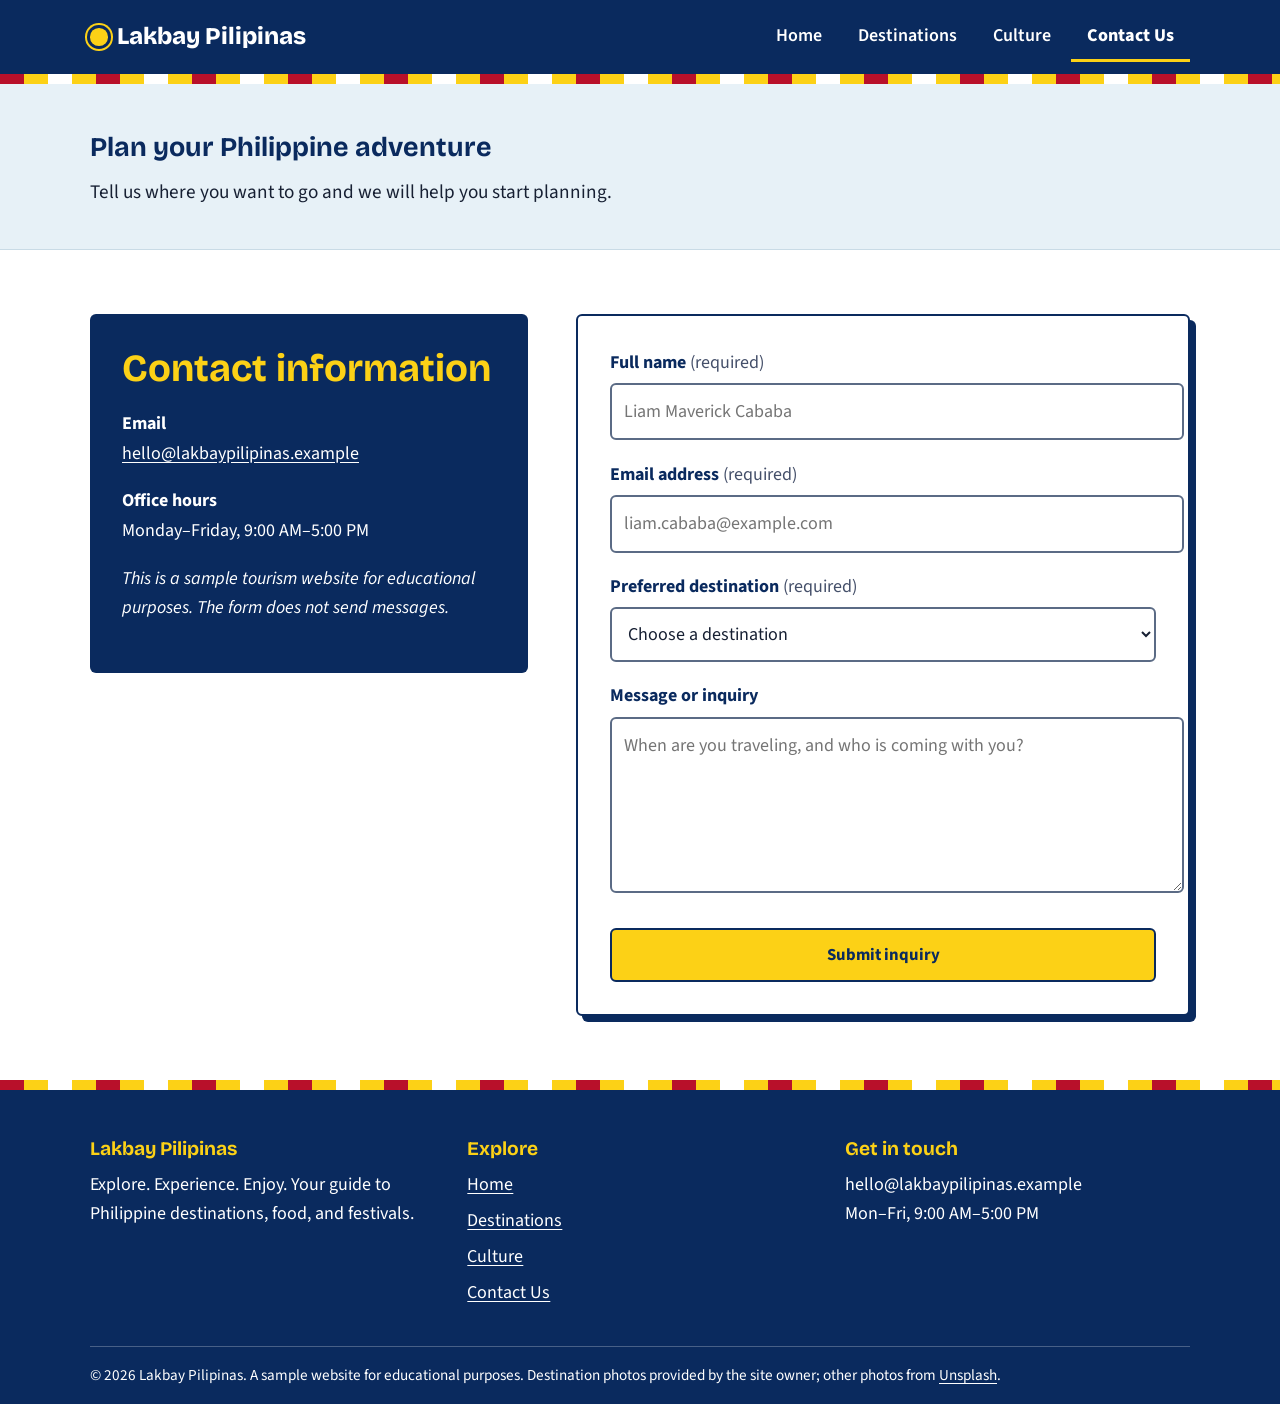
<file: contact.html>
<!DOCTYPE html>
<html lang="en">
<head>
    <meta charset="UTF-8">
    <meta name="viewport" content="width=device-width, initial-scale=1.0">
    <title>Plan a Philippines Trip | Lakbay Pilipinas</title>
    <meta name="description" content="Start planning a trip to the Philippines and explore travel ideas for Boracay, El Nido, Bohol, and more.">
    <link rel="canonical" href="https://maverick-boo.github.io/justsamples/contact.html">
    <meta property="og:type" content="website">
    <meta property="og:title" content="Plan a Philippines Trip | Lakbay Pilipinas">
    <meta property="og:description" content="Start planning a trip to the Philippines and explore travel ideas for Boracay, El Nido, Bohol, and more.">
    <meta property="og:url" content="https://maverick-boo.github.io/justsamples/contact.html">
    <link rel="preconnect" href="https://fonts.googleapis.com">
    <link rel="preconnect" href="https://fonts.gstatic.com" crossorigin>
    <link rel="stylesheet" href="https://fonts.googleapis.com/css2?family=Bricolage+Grotesque:wght@600;800&family=Source+Sans+3:wght@400;600;700&display=swap">
    <link rel="stylesheet" href="style.css">
    <script src="script.js" defer></script>
</head>
<body>
    <a class="skip-link" href="#main">Skip to main content</a>

    <header class="site-header">
        <div class="header-inner">
            <a class="brand" href="index.html"><span class="brand-sun" aria-hidden="true"></span>Lakbay Pilipinas</a>
            <nav aria-label="Main navigation">
            <ul>
                <li><a href="index.html">Home</a></li>
                <li><a href="destinations.html">Destinations</a></li>
                <li><a href="culture.html">Culture</a></li>
                <li><a href="contact.html" aria-current="page">Contact Us</a></li>
            </ul>
            </nav>
        </div>
        <div class="banig" aria-hidden="true"></div>
    </header>

    <main id="main">
        <section class="page-title">
            <div class="wrap">
                <h1>Plan your Philippine adventure</h1>
                <p>Tell us where you want to go and we will help you start planning.</p>
            </div>
        </section>

        <section class="section">
            <div class="wrap contact-layout">
                <div class="contact-details">
                    <h2>Contact information</h2>
                    <p><strong>Email</strong><br><a href="mailto:hello@lakbaypilipinas.example">hello@lakbaypilipinas.example</a></p>
                    <p><strong>Office hours</strong><br>Monday&ndash;Friday, 9:00 AM&ndash;5:00 PM</p>
                    <p><em>This is a sample tourism website for educational purposes. The form does not send messages.</em></p>
                </div>

                <form action="#" method="post">
                    <label for="fullname">Full name <span class="hint">(required)</span></label>
                    <input type="text" id="fullname" name="fullname" placeholder="Liam Maverick Cababa" autocomplete="name" required>

                    <label for="email">Email address <span class="hint">(required)</span></label>
                    <input type="email" id="email" name="email" placeholder="liam.cababa@example.com" autocomplete="email" required>

                    <label for="destination">Preferred destination <span class="hint">(required)</span></label>
                    <select id="destination" name="destination" required>
                        <option value="">Choose a destination</option>
                        <option value="Boracay">Boracay, Aklan</option>
                        <option value="El Nido">El Nido, Palawan</option>
                        <option value="Chocolate Hills">Chocolate Hills, Bohol</option>
                        <option value="Banaue">Banaue Rice Terraces, Ifugao</option>
                        <option value="Other">Other destination</option>
                    </select>

                    <label for="message">Message or inquiry</label>
                    <textarea id="message" name="message" rows="5" placeholder="When are you traveling, and who is coming with you?"></textarea>

                    <button type="submit">Submit inquiry</button>
                    <p id="form-status" class="form-status" role="status" tabindex="-1" hidden></p>
                </form>
            </div>
        </section>
    </main>

    <footer class="site-footer">
        <div class="banig" aria-hidden="true"></div>
        <div class="wrap">
            <div class="footer-inner">
                <div>
                    <h2>Lakbay Pilipinas</h2>
                    <p>Explore. Experience. Enjoy. Your guide to Philippine destinations, food, and festivals.</p>
                </div>
                <div>
                    <h2>Explore</h2>
                    <ul>
                <li><a href="index.html">Home</a></li>
                <li><a href="destinations.html">Destinations</a></li>
                <li><a href="culture.html">Culture</a></li>
                <li><a href="contact.html">Contact Us</a></li>
                    </ul>
                </div>
                <div>
                    <h2>Get in touch</h2>
                    <p>hello@lakbaypilipinas.example<br>Mon&ndash;Fri, 9:00 AM&ndash;5:00 PM</p>
                </div>
            </div>
            <div class="copyright">
                <p>&copy; 2026 Lakbay Pilipinas. A sample website for educational purposes. Destination photos provided by the site owner; other photos from <a href="https://unsplash.com">Unsplash</a>.</p>
            </div>
        </div>
    </footer>
</body>
</html>
</file>
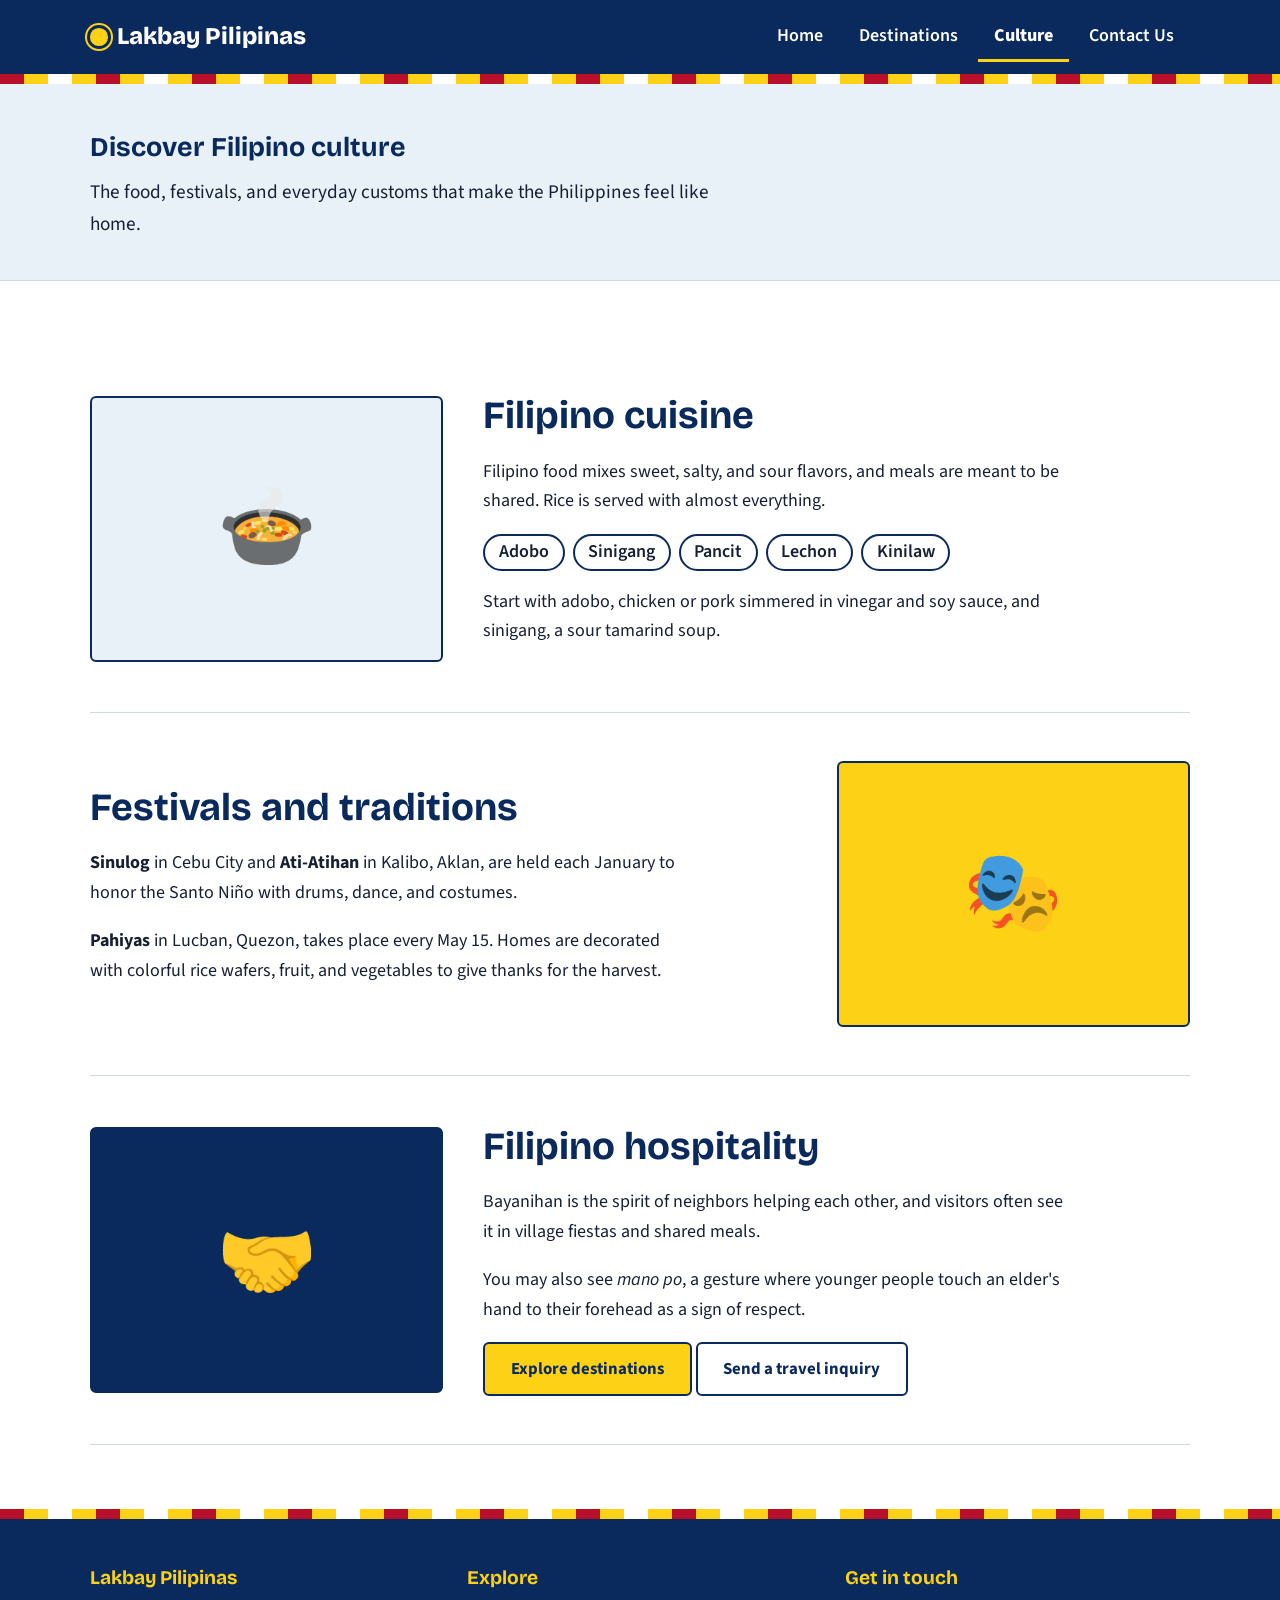
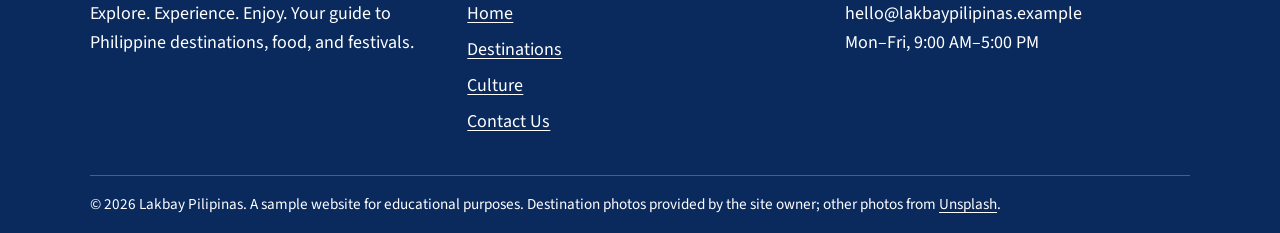
<file: culture.html>
<!DOCTYPE html>
<html lang="en">
<head>
    <meta charset="UTF-8">
    <meta name="viewport" content="width=device-width, initial-scale=1.0">
    <title>Filipino Culture, Food &amp; Festivals | Lakbay Pilipinas</title>
    <meta name="description" content="Learn about Filipino food, festivals, and traditions with this introduction to the culture of the Philippines.">
    <link rel="canonical" href="https://maverick-boo.github.io/justsamples/culture.html">
    <meta property="og:type" content="website">
    <meta property="og:title" content="Filipino Culture, Food &amp; Festivals | Lakbay Pilipinas">
    <meta property="og:description" content="Learn about Filipino food, festivals, and traditions with this introduction to the culture of the Philippines.">
    <meta property="og:url" content="https://maverick-boo.github.io/justsamples/culture.html">
    <link rel="preconnect" href="https://fonts.googleapis.com">
    <link rel="preconnect" href="https://fonts.gstatic.com" crossorigin>
    <link rel="stylesheet" href="https://fonts.googleapis.com/css2?family=Bricolage+Grotesque:wght@600;800&family=Source+Sans+3:wght@400;600;700&display=swap">
    <link rel="stylesheet" href="style.css">
    <script src="script.js" defer></script>
</head>
<body>
    <a class="skip-link" href="#main">Skip to main content</a>

    <header class="site-header">
        <div class="header-inner">
            <a class="brand" href="index.html"><span class="brand-sun" aria-hidden="true"></span>Lakbay Pilipinas</a>
            <nav aria-label="Main navigation">
            <ul>
                <li><a href="index.html">Home</a></li>
                <li><a href="destinations.html">Destinations</a></li>
                <li><a href="culture.html" aria-current="page">Culture</a></li>
                <li><a href="contact.html">Contact Us</a></li>
            </ul>
            </nav>
        </div>
        <div class="banig" aria-hidden="true"></div>
    </header>

    <main id="main">
        <section class="page-title">
            <div class="wrap">
                <h1>Discover Filipino culture</h1>
                <p>The food, festivals, and everyday customs that make the Philippines feel like home.</p>
            </div>
        </section>

        <section class="section">
            <div class="wrap">
            <article class="culture-row reveal">
                <div class="culture-visual" role="img" aria-label="Filipino cuisine illustration"><span aria-hidden="true">&#127858;</span></div>
                <div>
                    <h2>Filipino cuisine</h2>
                    <p>Filipino food mixes sweet, salty, and sour flavors, and meals are meant to be shared. Rice is served with almost everything.</p>
                    <ul class="dish-list"><li>Adobo</li><li>Sinigang</li><li>Pancit</li><li>Lechon</li><li>Kinilaw</li></ul>
                    <p>Start with adobo, chicken or pork simmered in vinegar and soy sauce, and sinigang, a sour tamarind soup.</p>

                </div>
            </article>
            <article class="culture-row reveal">
                <div class="culture-visual" role="img" aria-label="Festivals and traditions illustration"><span aria-hidden="true">&#127917;</span></div>
                <div>
                    <h2>Festivals and traditions</h2>
                    <p><strong>Sinulog</strong> in Cebu City and <strong>Ati-Atihan</strong> in Kalibo, Aklan, are held each January to honor the Santo Ni&ntilde;o with drums, dance, and costumes.</p>
                    <p><strong>Pahiyas</strong> in Lucban, Quezon, takes place every May 15. Homes are decorated with colorful rice wafers, fruit, and vegetables to give thanks for the harvest.</p>

                </div>
            </article>
            <article class="culture-row reveal">
                <div class="culture-visual" role="img" aria-label="Filipino hospitality illustration"><span aria-hidden="true">&#129309;</span></div>
                <div>
                    <h2>Filipino hospitality</h2>
                    <p>Bayanihan is the spirit of neighbors helping each other, and visitors often see it in village fiestas and shared meals.</p>
                    <p>You may also see <em>mano po</em>, a gesture where younger people touch an elder's hand to their forehead as a sign of respect.</p>
                    <a class="button" href="destinations.html">Explore destinations</a> <a class="button button-outline" href="contact.html">Send a travel inquiry</a>
                </div>
            </article>
            </div>
        </section>
    </main>

    <footer class="site-footer">
        <div class="banig" aria-hidden="true"></div>
        <div class="wrap">
            <div class="footer-inner">
                <div>
                    <h2>Lakbay Pilipinas</h2>
                    <p>Explore. Experience. Enjoy. Your guide to Philippine destinations, food, and festivals.</p>
                </div>
                <div>
                    <h2>Explore</h2>
                    <ul>
                <li><a href="index.html">Home</a></li>
                <li><a href="destinations.html">Destinations</a></li>
                <li><a href="culture.html">Culture</a></li>
                <li><a href="contact.html">Contact Us</a></li>
                    </ul>
                </div>
                <div>
                    <h2>Get in touch</h2>
                    <p>hello@lakbaypilipinas.example<br>Mon&ndash;Fri, 9:00 AM&ndash;5:00 PM</p>
                </div>
            </div>
            <div class="copyright">
                <p>&copy; 2026 Lakbay Pilipinas. A sample website for educational purposes. Destination photos provided by the site owner; other photos from <a href="https://unsplash.com">Unsplash</a>.</p>
            </div>
        </div>
    </footer>
</body>
</html>
</file>
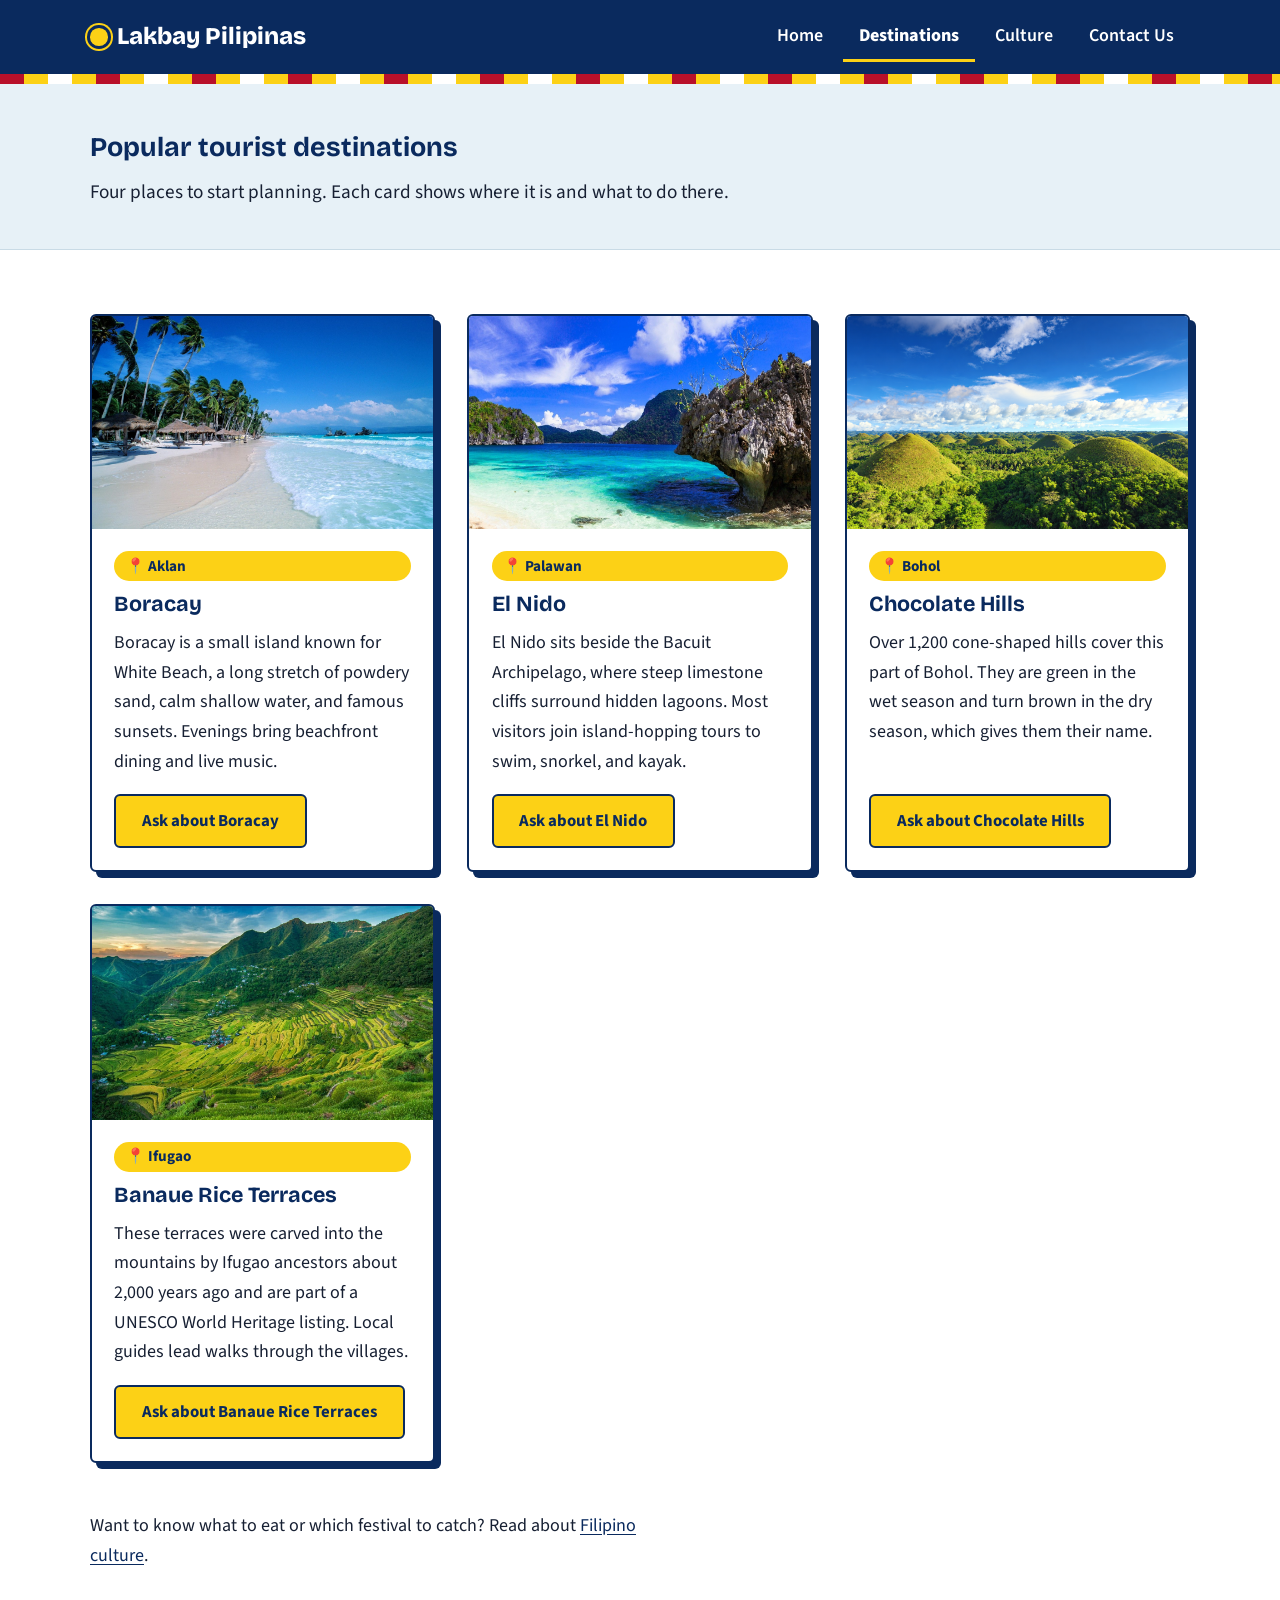
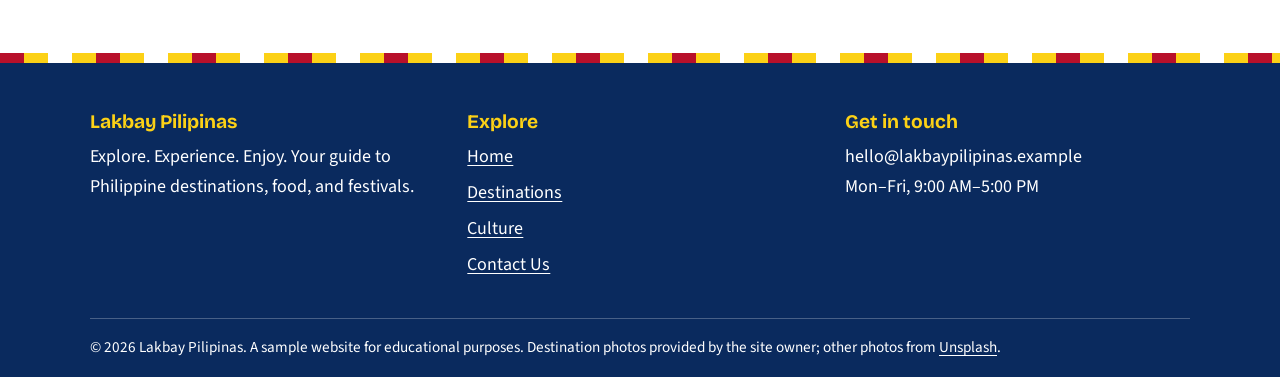
<file: destinations.html>
<!DOCTYPE html>
<html lang="en">
<head>
    <meta charset="UTF-8">
    <meta name="viewport" content="width=device-width, initial-scale=1.0">
    <title>Philippines Travel Destinations | Lakbay Pilipinas</title>
    <meta name="description" content="Discover popular places to visit in the Philippines, including Boracay, El Nido, and Bohol's Chocolate Hills.">
    <link rel="canonical" href="https://maverick-boo.github.io/justsamples/destinations.html">
    <meta property="og:type" content="website">
    <meta property="og:title" content="Philippines Travel Destinations | Lakbay Pilipinas">
    <meta property="og:description" content="Discover popular places to visit in the Philippines, including Boracay, El Nido, and Bohol's Chocolate Hills.">
    <meta property="og:url" content="https://maverick-boo.github.io/justsamples/destinations.html">
    <link rel="preconnect" href="https://fonts.googleapis.com">
    <link rel="preconnect" href="https://fonts.gstatic.com" crossorigin>
    <link rel="stylesheet" href="https://fonts.googleapis.com/css2?family=Bricolage+Grotesque:wght@600;800&family=Source+Sans+3:wght@400;600;700&display=swap">
    <link rel="stylesheet" href="style.css">
    <script src="script.js" defer></script>
</head>
<body>
    <a class="skip-link" href="#main">Skip to main content</a>

    <header class="site-header">
        <div class="header-inner">
            <a class="brand" href="index.html"><span class="brand-sun" aria-hidden="true"></span>Lakbay Pilipinas</a>
            <nav aria-label="Main navigation">
            <ul>
                <li><a href="index.html">Home</a></li>
                <li><a href="destinations.html" aria-current="page">Destinations</a></li>
                <li><a href="culture.html">Culture</a></li>
                <li><a href="contact.html">Contact Us</a></li>
            </ul>
            </nav>
        </div>
        <div class="banig" aria-hidden="true"></div>
    </header>

    <main id="main">
        <section class="page-title">
            <div class="wrap">
                <h1>Popular tourist destinations</h1>
                <p>Four places to start planning. Each card shows where it is and what to do there.</p>
            </div>
        </section>

        <section class="section">
            <div class="wrap">
                <div class="card-grid">
            <article class="card reveal">
                <div class="card-media"><img src="images/boracay.jpg" alt="White sand beach with palm trees in Boracay" loading="lazy"></div>
                <div class="card-body">
                    <span class="location"><span aria-hidden="true">&#128205;</span> Aklan</span>
                    <h3>Boracay</h3>
                    <p>Boracay is a small island known for White Beach, a long stretch of powdery sand, calm shallow water, and famous sunsets. Evenings bring beachfront dining and live music.</p>
                    <a class="button" href="contact.html">Ask about Boracay</a>
                </div>
            </article>
            <article class="card reveal">
                <div class="card-media"><img src="images/el-nido.jpg" alt="Limestone islands beside clear turquoise water in El Nido" loading="lazy"></div>
                <div class="card-body">
                    <span class="location"><span aria-hidden="true">&#128205;</span> Palawan</span>
                    <h3>El Nido</h3>
                    <p>El Nido sits beside the Bacuit Archipelago, where steep limestone cliffs surround hidden lagoons. Most visitors join island-hopping tours to swim, snorkel, and kayak.</p>
                    <a class="button" href="contact.html">Ask about El Nido</a>
                </div>
            </article>
            <article class="card reveal">
                <div class="card-media"><img src="images/chocolate-hills.png" alt="Green Chocolate Hills beneath a bright blue sky" loading="lazy"></div>
                <div class="card-body">
                    <span class="location"><span aria-hidden="true">&#128205;</span> Bohol</span>
                    <h3>Chocolate Hills</h3>
                    <p>Over 1,200 cone-shaped hills cover this part of Bohol. They are green in the wet season and turn brown in the dry season, which gives them their name.</p>
                    <a class="button" href="contact.html">Ask about Chocolate Hills</a>
                </div>
            </article>
            <article class="card reveal">
                <div class="card-media"><img src="images/banaue-rice-terraces.jpg" alt="Banaue Rice Terraces glowing green at sunset" loading="lazy"></div>
                <div class="card-body">
                    <span class="location"><span aria-hidden="true">&#128205;</span> Ifugao</span>
                    <h3>Banaue Rice Terraces</h3>
                    <p>These terraces were carved into the mountains by Ifugao ancestors about 2,000 years ago and are part of a UNESCO World Heritage listing. Local guides lead walks through the villages.</p>
                    <a class="button" href="contact.html">Ask about Banaue Rice Terraces</a>
                </div>
            </article>
                </div>
                <p style="margin-top:3rem">Want to know what to eat or which festival to catch? Read about <a href="culture.html">Filipino culture</a>.</p>
            </div>
        </section>
    </main>

    <footer class="site-footer">
        <div class="banig" aria-hidden="true"></div>
        <div class="wrap">
            <div class="footer-inner">
                <div>
                    <h2>Lakbay Pilipinas</h2>
                    <p>Explore. Experience. Enjoy. Your guide to Philippine destinations, food, and festivals.</p>
                </div>
                <div>
                    <h2>Explore</h2>
                    <ul>
                <li><a href="index.html">Home</a></li>
                <li><a href="destinations.html">Destinations</a></li>
                <li><a href="culture.html">Culture</a></li>
                <li><a href="contact.html">Contact Us</a></li>
                    </ul>
                </div>
                <div>
                    <h2>Get in touch</h2>
                    <p>hello@lakbaypilipinas.example<br>Mon&ndash;Fri, 9:00 AM&ndash;5:00 PM</p>
                </div>
            </div>
            <div class="copyright">
                <p>&copy; 2026 Lakbay Pilipinas. A sample website for educational purposes. Destination photos provided by the site owner; other photos from <a href="https://unsplash.com">Unsplash</a>.</p>
            </div>
        </div>
    </footer>
</body>
</html>
</file>
<file: style.css>
:root {
    --navy: #0a2a5e;     
    --ink: #172033;      
    --sea: #e7f1f7;      
    --sun: #fcd116;      
    --red: #b8102a;      
    --white: #ffffff;
    --radius: 6px;
    --font-head: "Bricolage Grotesque", "Trebuchet MS", system-ui, sans-serif;
    --font-body: "Source Sans 3", "Segoe UI", Arial, sans-serif;
}

html { scroll-behavior: smooth; }
body {
    margin: 0;
    font-family: var(--font-body);
    font-size: 1.125rem;          
    line-height: 1.65;
    color: var(--ink);
    background: var(--white);
}
h1, h2, h3 { font-family: var(--font-head); color: var(--navy); line-height: 1.15; margin: 0 0 .5em; }
h2 { font-size: clamp(1.7rem, 3vw, 2.4rem); }   
h3 { font-size: 1.35rem; }
p { margin: 0 0 1em; max-width: 65ch; }          
img { max-width: 100%; display: block; }
a { color: var(--navy); text-decoration: underline; text-underline-offset: 3px; }
a:hover { color: var(--red); text-decoration-thickness: 2px; }

a:focus-visible, button:focus-visible, input:focus-visible,
select:focus-visible, textarea:focus-visible {
    outline: 3px solid var(--sun);
    outline-offset: 3px;
    box-shadow: 0 0 0 6px var(--navy);
}

.skip-link { position: absolute; left: 1rem; top: -4rem; background: var(--sun); color: var(--navy);
    padding: .6rem 1rem; font-weight: 700; z-index: 100; }
.skip-link:focus { top: 1rem; }

.wrap { width: min(1100px, 100% - 2.5rem); margin-inline: auto; }
.section { padding: 4rem 0; }
.section-alt { background: var(--sea); }


.site-header { position: sticky; top: 0; z-index: 50; background: var(--navy); }
.header-inner { display: flex; flex-wrap: wrap; align-items: center; justify-content: space-between;
    gap: .5rem 1.5rem; padding: .75rem 0; width: min(1100px, 100% - 2.5rem); margin-inline: auto; }
.brand { display: flex; align-items: center; gap: .6rem; font-family: var(--font-head);
    font-size: 1.5rem; font-weight: 800; color: var(--white); text-decoration: none; }
.brand:hover { color: var(--sun); }
.brand-sun { width: 1.1rem; height: 1.1rem; border-radius: 50%; background: var(--sun);
    box-shadow: 0 0 0 3px var(--navy), 0 0 0 5px var(--sun); }   
.site-header ul { display: flex; flex-wrap: wrap; gap: .25rem; list-style: none; margin: 0; padding: 0; }
.site-header nav a { display: block; padding: .55rem 1rem; color: var(--white); text-decoration: none;
    font-weight: 600; border-bottom: 3px solid transparent; }
.site-header nav a:hover { background: rgba(255,255,255,.14); border-bottom-color: var(--sun); color: var(--white); }
.site-header nav a[aria-current="page"] { border-bottom-color: var(--sun); font-weight: 800; }

.banig { height: 10px; background: repeating-linear-gradient(90deg,
    var(--red) 0 24px, var(--sun) 24px 48px, var(--white) 48px 72px, var(--sun) 72px 96px); }

.button, button {
    display: inline-block; font: 700 1.05rem var(--font-body); cursor: pointer;
    padding: .8rem 1.6rem; border: 2px solid var(--navy); border-radius: var(--radius);
    background: var(--sun); color: var(--navy); text-decoration: none;
    transition: background .2s, color .2s, transform .2s;
}
.button:hover, button:hover { background: var(--navy); color: var(--white); transform: translateY(-2px); }
.button:active, button:active { transform: translateY(0); }
.button-outline { background: transparent; }

.hero { position: relative; color: var(--white); background: var(--navy); overflow: hidden; }
.hero > img { position: absolute; inset: 0; width: 100%; height: 100%; object-fit: cover; }
.hero::after { content: ""; position: absolute; inset: 0;      
    background: linear-gradient(90deg, rgba(10,42,94,.92) 0%, rgba(10,42,94,.65) 55%, rgba(10,42,94,.15) 100%); }
.hero-text { position: relative; z-index: 1; padding: 7rem 0 7.5rem; }
.hero h1 { color: var(--white); font-size: clamp(2.4rem, 6vw, 4.4rem); max-width: 14ch; }
.hero p { font-size: 1.3rem; max-width: 40ch; }
.hero-actions { display: flex; flex-wrap: wrap; gap: 1rem; margin-top: 1.5rem; }
.hero .button-outline { color: var(--white); border-color: var(--white); }
.hero .button-outline:hover { background: var(--white); color: var(--navy); }

.page-title { background: var(--sea); padding: 3rem 0 2.5rem; border-bottom: 1px solid #c9dbe6; }
.page-title p { font-size: 1.2rem; margin: 0; }

.card-grid { display: grid; grid-template-columns: repeat(auto-fit, minmax(290px, 1fr)); gap: 2rem; }
.card { display: flex; flex-direction: column; background: var(--white); border: 2px solid var(--navy);
    border-radius: var(--radius); overflow: hidden; box-shadow: 6px 6px 0 var(--navy); }
.card-media { background: linear-gradient(135deg, var(--navy), #2f6fa8); }   
.card img { width: 100%; aspect-ratio: 16 / 10; object-fit: cover; }
.card-body { display: flex; flex-direction: column; flex: 1; padding: 1.4rem; }
.card-body .button { margin-top: auto; align-self: flex-start; }               
.location { display: inline-block; background: var(--sun); color: var(--navy); font-weight: 700;
    font-size: .95rem; padding: .15rem .7rem; border-radius: 99px; margin-bottom: .7rem; }
.facts { margin: 0 0 1.2rem; padding-left: 1.2rem; }

.highlights { display: grid; grid-template-columns: repeat(auto-fit, minmax(240px, 1fr)); gap: 2rem; margin-top: 2rem; }
.highlight { border-top: 6px solid var(--red); padding-top: 1rem; }
.highlight:nth-child(2) { border-top-color: var(--sun); }
.highlight:nth-child(3) { border-top-color: var(--navy); }
.section-head { display: flex; flex-wrap: wrap; justify-content: space-between; align-items: end; gap: 1rem; margin-bottom: 2rem; }
.section-head p { margin: 0; }

.culture-row { display: grid; grid-template-columns: 1fr 2fr; gap: 2.5rem; align-items: center; padding: 3rem 0; border-bottom: 1px solid #c9dbe6; }
.culture-row:nth-child(even) { grid-template-columns: 2fr 1fr; }
.culture-row:nth-child(even) .culture-visual { order: 2; }
.culture-visual { display: grid; place-items: center; aspect-ratio: 4 / 3; font-size: 5rem; border-radius: var(--radius);
    background: var(--sea); border: 2px solid var(--navy); }
.culture-row:nth-child(2) .culture-visual { background: var(--sun); }
.culture-row:nth-child(3) .culture-visual { background: var(--navy); }
.dish-list { display: flex; flex-wrap: wrap; gap: .5rem; list-style: none; padding: 0; margin: 0 0 1rem; }
.dish-list li { border: 2px solid var(--navy); border-radius: 99px; padding: .1rem .85rem; font-weight: 600; }

.contact-layout { display: grid; grid-template-columns: 1fr 1.4fr; gap: 3rem; align-items: start; }
.contact-details { background: var(--navy); color: var(--white); padding: 2rem; border-radius: var(--radius); }
.contact-details h2, .contact-details h3 { color: var(--sun); }
.contact-details a { color: var(--white); }
form { background: var(--white); border: 2px solid var(--navy); border-radius: var(--radius); padding: 2rem; box-shadow: 6px 6px 0 var(--navy); }
label { display: block; margin: 1.2rem 0 .35rem; font-weight: 700; color: var(--navy); }
form label:first-of-type { margin-top: 0; }
.hint { font-weight: 400; color: #45506a; }   
input, select, textarea { width: 100%; padding: .75rem; font: inherit; color: var(--ink);
    background: var(--white); border: 2px solid #5b6b85; border-radius: var(--radius); }
input:hover, select:hover, textarea:hover { border-color: var(--navy); }
input:focus, select:focus, textarea:focus { border-color: var(--navy); }
textarea { resize: vertical; min-height: 8rem; }
form button { margin-top: 1.6rem; width: 100%; }

.site-footer { background: var(--navy); color: var(--white); }
.footer-inner { display: grid; grid-template-columns: repeat(auto-fit, minmax(220px, 1fr)); gap: 2rem; padding: 3rem 0 2rem; }
.site-footer h2 { font-size: 1.2rem; color: var(--sun); }
.site-footer a { color: var(--white); }
.site-footer a:hover { color: var(--sun); }
.site-footer ul { list-style: none; margin: 0; padding: 0; }
.site-footer li { margin-bottom: .4rem; }
.copyright { border-top: 1px solid rgba(255,255,255,.25); padding: 1rem 0; font-size: .95rem; }
.copyright p { margin: 0; max-width: none; }

@media (max-width: 800px) {
    .contact-layout, .culture-row, .culture-row:nth-child(even) { grid-template-columns: 1fr; }
    .culture-row:nth-child(even) .culture-visual { order: 0; }
    .culture-visual { aspect-ratio: 16 / 7; font-size: 4rem; }
    .hero-text { padding: 4.5rem 0 5rem; }
    .section { padding: 3rem 0; }
}
@media (max-width: 560px) {
    body { font-size: 1.05rem; }
    .header-inner { justify-content: center; }
    .site-header nav a { padding: .5rem .7rem; }
    .card-grid { grid-template-columns: 1fr; }
    .card, form { box-shadow: 4px 4px 0 var(--navy); }
    form, .contact-details { padding: 1.4rem; }
    .hero-actions .button { width: 100%; text-align: center; }
}

@media (prefers-reduced-motion: reduce) {
    * { transition: none !important; scroll-behavior: auto !important; }
}

.js .reveal { opacity: 0; transform: translateY(28px);
    transition: opacity .6s ease, transform .6s ease; }
.js .reveal.is-visible { opacity: 1; transform: none; }

@keyframes rise { from { opacity: 0; transform: translateY(24px); } to { opacity: 1; transform: none; } }
@keyframes drift { from { transform: scale(1.08); } to { transform: scale(1); } }
.hero > img { animation: drift 12s ease-out both; }
.hero-text > * { animation: rise .8s ease both; }
.hero-text > :nth-child(2) { animation-delay: .15s; }
.hero-text > :nth-child(3) { animation-delay: .3s; }

.site-header { transition: box-shadow .3s; }
.site-header.is-scrolled { box-shadow: 0 6px 18px rgba(0,0,0,.3); }

.form-status { margin: 1.2rem 0 0; padding: 1rem; border-left: 6px solid var(--navy);
    background: var(--sea); font-weight: 600; color: var(--navy); }
.form-status[hidden] { display: none; }

@media (prefers-reduced-motion: reduce) {
    .js .reveal { opacity: 1; transform: none; }
    .hero > img, .hero-text > * { animation: none; }
}
</file>
